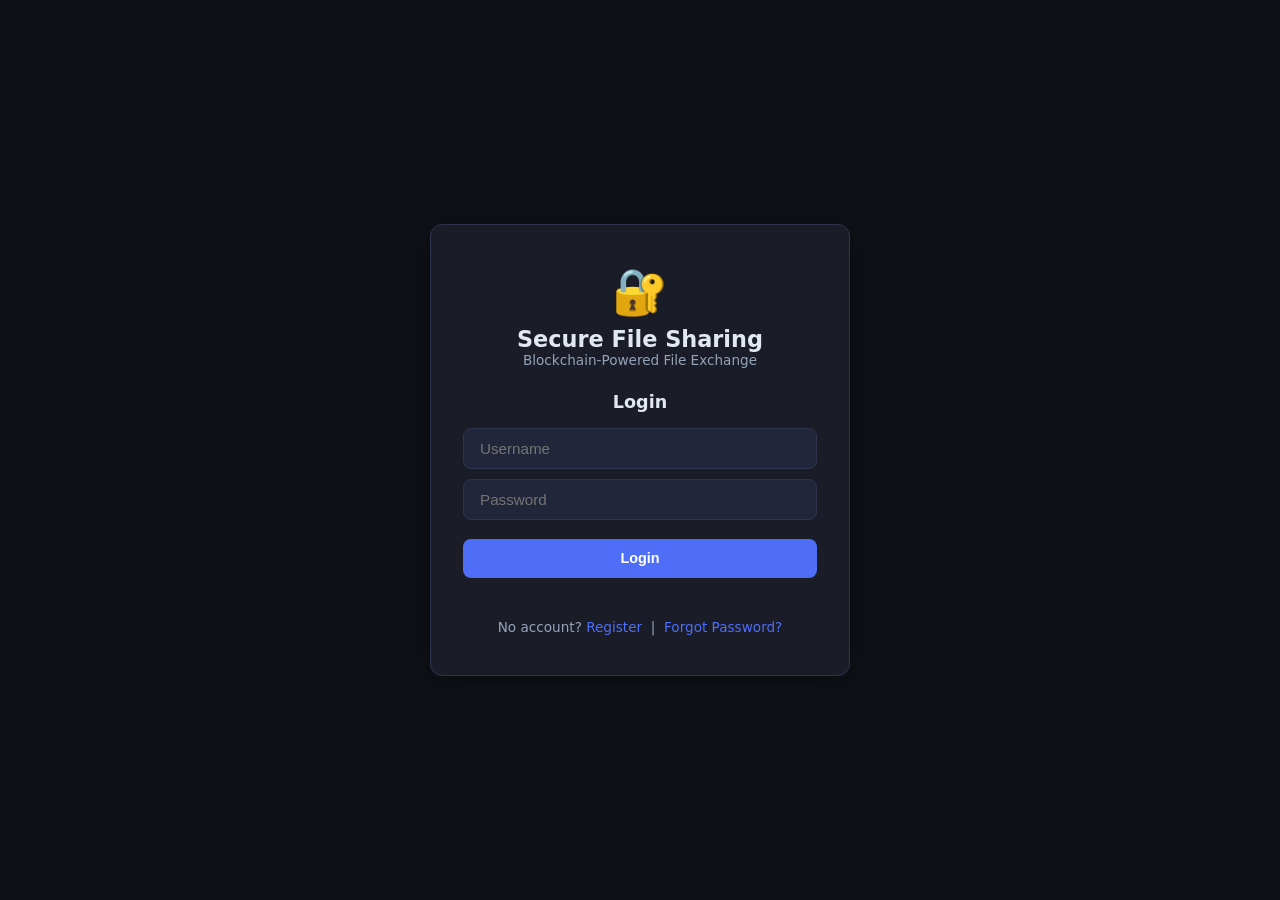
<file: frontend/index.html>
<!doctype html>
<html lang="en">
  <head>
    <meta charset="UTF-8" />
    <meta name="viewport" content="width=device-width, initial-scale=1.0" />
    <title>Dashboard — Secure File Sharing</title>
    <link rel="stylesheet" href="style.css" />
  </head>
  <body>
    <!-- NAVBAR -->
    <nav class="navbar">
      <div class="nav-brand">🔐 Secure File Sharing</div>
      <div class="nav-right">
        <span id="navUser" class="nav-user"></span>
        <button class="btn-outline" onclick="logout()">Logout</button>
      </div>
    </nav>

    <!-- TABS -->
    <div class="tab-bar">
      <button class="tab active" onclick="switchTab('upload', this)">
        📤 Upload
      </button>
      <button class="tab" onclick="switchTab('files', this)">
        📁 My Files
      </button>
      <button class="tab" onclick="switchTab('shared', this)">
        🤝 Shared with Me
      </button>
    </div>

    <main class="container">
      <!-- ── UPLOAD TAB ────────────────────────────────────────────── -->
      <section id="tab-upload" class="tab-content active">
        <div class="card">
          <h2>📤 Upload & Encrypt File</h2>
          <p class="subtitle">
            File is encrypted with AES-256 and its hash is stored on blockchain.
          </p>

          <div
            class="upload-zone"
            id="uploadZone"
            ondragover="event.preventDefault()"
            ondrop="handleDrop(event)"
          >
            <p>Drag & drop a file here, or click below</p>
            <input type="file" id="uploadInput" onchange="previewFile()" />
          </div>

          <div id="filePreview" class="file-preview" style="display: none">
            <span id="previewName"></span>
            <span id="previewSize" class="badge"></span>
          </div>

          <button class="btn-primary" onclick="doUpload()">
            🔒 Encrypt & Store on Blockchain
          </button>
          <div id="uploadMsg" class="msg"></div>
          <div id="uploadInfo" class="hash-box" style="display: none"></div>
        </div>
      </section>

      <!-- ── MY FILES TAB ──────────────────────────────────────────── -->
      <section id="tab-files" class="tab-content">
        <div class="card">
          <h2>📁 My Uploaded Files</h2>
          <button class="btn-secondary" onclick="loadFiles()">
            🔄 Refresh
          </button>
          <div id="fileList" class="file-table-wrap">
            <p class="hint">Click Refresh to load your files.</p>
          </div>
        </div>
      </section>

      <!-- ── SHARED TAB ────────────────────────────────────────────── -->
      <section id="tab-shared" class="tab-content">
        <div class="card">
          <h2>🤝 Files Shared With Me</h2>
          <button class="btn-secondary" onclick="loadFiles()">
            🔄 Refresh
          </button>
          <div id="sharedList" class="file-table-wrap">
            <p class="hint">Click Refresh to load shared files.</p>
          </div>
        </div>
      </section>
    </main>

    <!-- SHARE MODAL -->
    <div id="shareModal" class="modal-overlay" style="display: none">
      <div class="modal">
        <h3>Share File</h3>
        <p id="shareFileName" class="modal-sub"></p>
        <input
          type="text"
          id="shareTarget"
          placeholder="Enter username to share with"
        />
        <div class="modal-actions">
          <button class="btn-primary" onclick="doShare()">Share</button>
          <button class="btn-secondary" onclick="closeModal()">Cancel</button>
        </div>
        <div id="shareMsg" class="msg"></div>
      </div>
    </div>

    <!-- VERIFY MODAL -->
    <div id="verifyModal" class="modal-overlay" style="display: none">
      <div class="modal">
        <h3>Verify File Integrity</h3>
        <p id="verifyFileName" class="modal-sub"></p>
        <div id="verifyResult" class="verify-result"></div>
        <div class="modal-actions">
          <button class="btn-secondary" onclick="closeVerifyModal()">
            Close
          </button>
        </div>
      </div>
    </div>

    <footer>
      <p>
        © 2026 <strong>Secure File Sharing</strong> — Blockchain-Powered File
        Exchange
      </p>
    </footer>

    <script src="script.js"></script>
  </body>
</html>
</file>
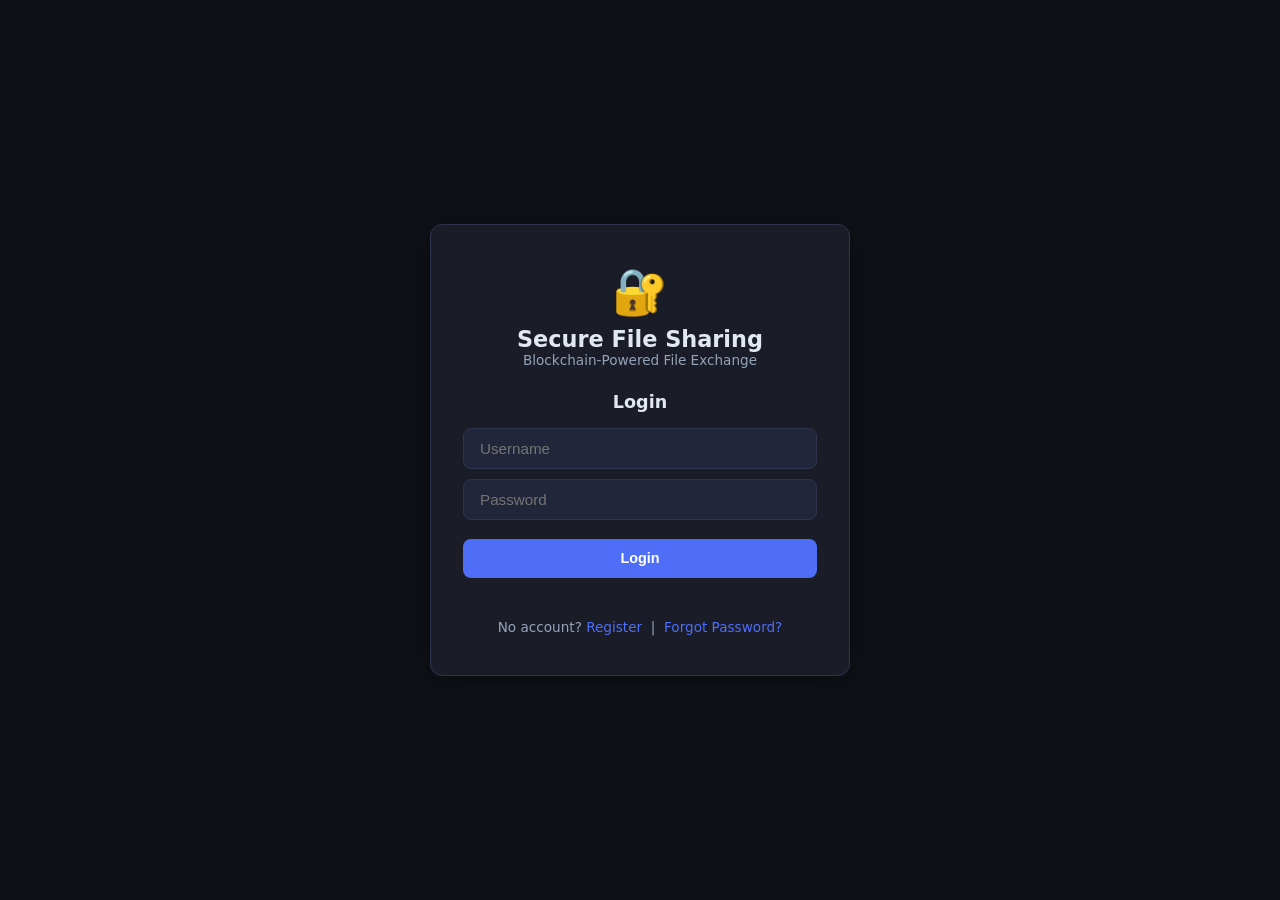
<file: frontend/login.html>
<!doctype html>
<html lang="en">
  <head>
    <meta charset="UTF-8" />
    <meta name="viewport" content="width=device-width, initial-scale=1.0" />
    <title>Login — Secure File Sharing</title>
    <link rel="stylesheet" href="style.css" />
  </head>
  <body class="auth-page">
    <div class="auth-card">
      <div class="auth-logo">🔐</div>
      <h1>Secure File Sharing</h1>
      <p class="auth-sub">Blockchain-Powered File Exchange</p>

      <!-- LOGIN FORM -->
      <div id="loginSection">
        <h2>Login</h2>
        <input
          type="text"
          id="loginUsername"
          placeholder="Username"
          autocomplete="username"
        />
        <input
          type="password"
          id="loginPassword"
          placeholder="Password"
          autocomplete="current-password"
        />
        <button class="btn-primary" onclick="doLogin()">Login</button>
        <div id="loginMsg" class="msg"></div>
        <p class="switch-link">
          No account? <a href="register.html">Register</a> &nbsp;|&nbsp;
          <a href="#" onclick="showForgot()">Forgot Password?</a>
        </p>
      </div>

      <!-- FORGOT PASSWORD Step 1 -->
      <div id="forgotSection" style="display: none">
        <h2>Forgot Password</h2>
        <input
          type="text"
          id="forgotUsername"
          placeholder="Enter your username"
        />
        <button class="btn-primary" onclick="doForgot()">Send OTP</button>
        <div id="forgotMsg" class="msg"></div>
        <p class="switch-link">
          <a href="#" onclick="showLogin()">← Back to Login</a>
        </p>
      </div>

      <!-- FORGOT PASSWORD Step 2 -->
      <div id="otpSection" style="display: none">
        <h2>Reset Password</h2>
        <input type="text" id="otpInput" placeholder="Enter OTP" />
        <input type="password" id="newPassword" placeholder="New Password" />
        <input
          type="password"
          id="confirmPassword"
          placeholder="Confirm Password"
        />
        <button class="btn-primary" onclick="doVerifyOtp()">
          Reset Password
        </button>
        <div id="otpMsg" class="msg"></div>
      </div>
    </div>

    <script>
      const API =
        "https://blockchain-based-secure-file-sharing-7j0l.onrender.com";
      let forgotUsername = "";

      // If already logged in, redirect to dashboard
      if (localStorage.getItem("token")) {
        window.location.href = "index.html";
      }

      function showLogin() {
        toggle("loginSection");
      }
      function showForgot() {
        toggle("forgotSection");
      }
      function toggle(id) {
        ["loginSection", "forgotSection", "otpSection"].forEach(
          (s) =>
            (document.getElementById(s).style.display =
              s === id ? "block" : "none"),
        );
      }

      function setMsg(id, text, ok) {
        const el = document.getElementById(id);
        el.textContent = text;
        el.className = "msg " + (ok ? "success" : "error");
      }

      async function doLogin() {
        const username = document.getElementById("loginUsername").value.trim();
        const password = document.getElementById("loginPassword").value.trim();
        if (!username || !password)
          return setMsg("loginMsg", "Fill all fields.", false);

        const res = await fetch(`${API}/auth/login`, {
          method: "POST",
          headers: { "Content-Type": "application/json" },
          body: JSON.stringify({ username, password }),
        });
        const data = await res.json();

        if (data.success) {
          // Save token and username to localStorage
          localStorage.setItem("token", data.token);
          localStorage.setItem("username", data.username);
          window.location.href = "index.html";
        } else {
          setMsg("loginMsg", data.message, false);
        }
      }

      async function doForgot() {
        forgotUsername = document.getElementById("forgotUsername").value.trim();
        if (!forgotUsername)
          return setMsg("forgotMsg", "Enter your username.", false);

        const res = await fetch(`${API}/auth/forgot-password`, {
          method: "POST",
          headers: { "Content-Type": "application/json" },
          body: JSON.stringify({ username: forgotUsername }),
        });
        const data = await res.json();

        if (data.success) {
          let msg = data.message;
          if (data.otp) msg += `\n[DEMO] Your OTP: ${data.otp}`;
          setMsg("forgotMsg", msg, true);
          setTimeout(() => toggle("otpSection"), 800);
        } else {
          setMsg("forgotMsg", data.message, false);
        }
      }

      async function doVerifyOtp() {
        const otp = document.getElementById("otpInput").value.trim();
        const newPassword = document.getElementById("newPassword").value.trim();
        const confirm = document.getElementById("confirmPassword").value.trim();

        if (!otp || !newPassword || !confirm)
          return setMsg("otpMsg", "Fill all fields.", false);
        if (newPassword !== confirm)
          return setMsg("otpMsg", "Passwords do not match.", false);

        const res = await fetch(`${API}/auth/verify-otp`, {
          method: "POST",
          headers: { "Content-Type": "application/json" },
          body: JSON.stringify({
            username: forgotUsername,
            otp,
            new_password: newPassword,
          }),
        });
        const data = await res.json();
        setMsg("otpMsg", data.message, data.success);
        if (data.success) setTimeout(showLogin, 1500);
      }
    </script>
  </body>
</html>
</file>
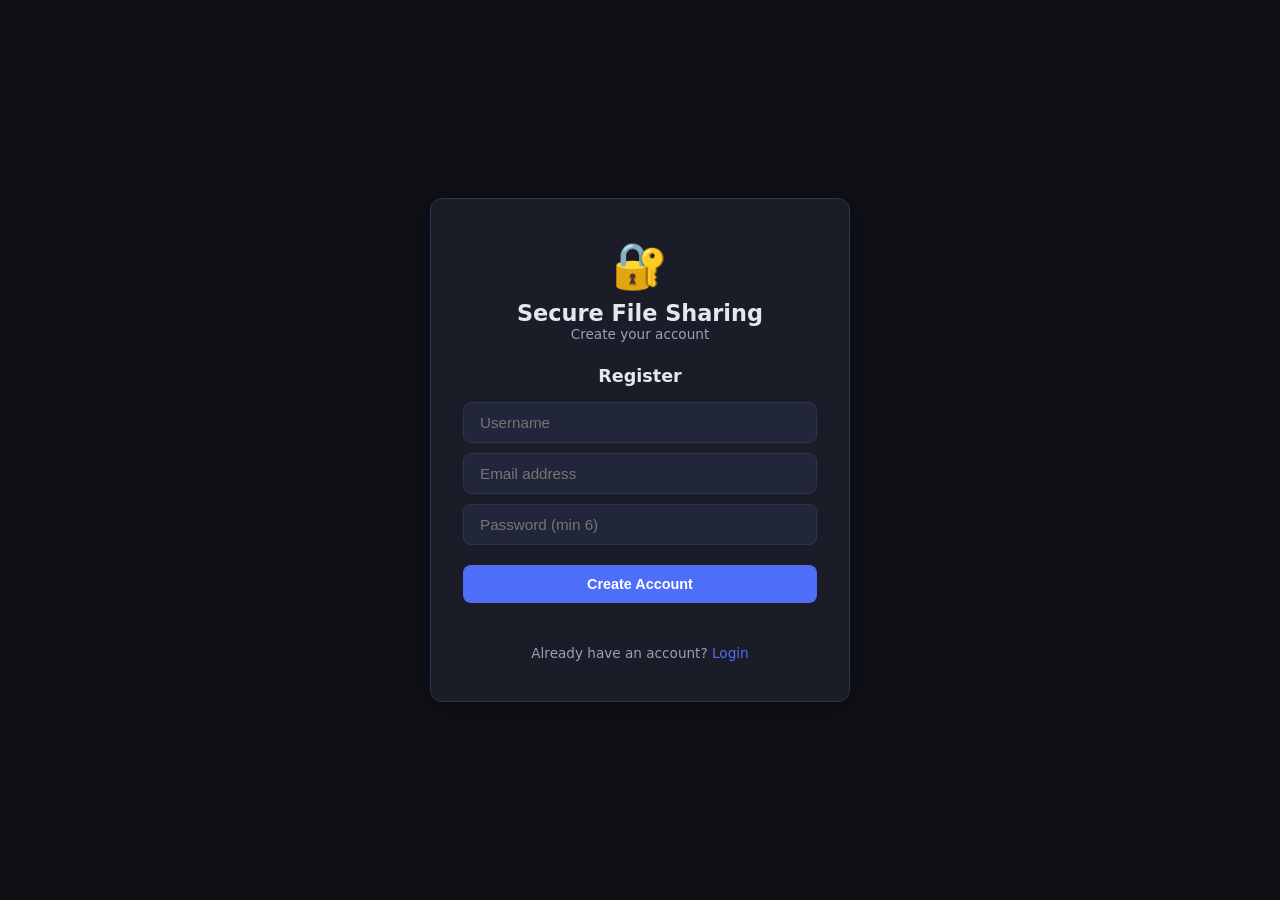
<file: frontend/register.html>
<!doctype html>
<html lang="en">
  <head>
    <meta charset="UTF-8" />
    <meta name="viewport" content="width=device-width, initial-scale=1.0" />
    <title>Register — Secure File Sharing</title>
    <link rel="stylesheet" href="style.css" />
  </head>
  <body class="auth-page">
    <div class="auth-card">
      <div class="auth-logo">🔐</div>
      <h1>Secure File Sharing</h1>
      <p class="auth-sub">Create your account</p>

      <h2>Register</h2>
      <input
        type="text"
        id="regUsername"
        placeholder="Username"
        autocomplete="username"
      />
      <input
        type="email"
        id="regEmail"
        placeholder="Email address"
        autocomplete="email"
      />
      <input
        type="password"
        id="regPassword"
        placeholder="Password (min 6)"
        autocomplete="new-password"
      />
      <button class="btn-primary" onclick="doRegister()">Create Account</button>
      <div id="regMsg" class="msg"></div>
      <p class="switch-link">
        Already have an account? <a href="login.html">Login</a>
      </p>
    </div>

    <script>
      const API =
        "https://blockchain-based-secure-file-sharing-7j0l.onrender.com";

      function setMsg(text, ok) {
        const el = document.getElementById("regMsg");
        el.textContent = text;
        el.className = "msg " + (ok ? "success" : "error");
      }

      async function doRegister() {
        const username = document.getElementById("regUsername").value.trim();
        const email = document.getElementById("regEmail").value.trim();
        const password = document.getElementById("regPassword").value.trim();

        if (!username || !email || !password)
          return setMsg("All fields are required.", false);

        const res = await fetch(`${API}/auth/register`, {
          method: "POST",
          headers: { "Content-Type": "application/json" },
          body: JSON.stringify({ username, email, password }),
        });
        const data = await res.json();
        setMsg(data.message, data.success);
        if (data.success)
          setTimeout(() => (window.location.href = "login.html"), 1200);
      }
    </script>
  </body>
</html>
</file>
<file: frontend/style.css>
/* ═══════════════════════════════════════════════
   Secure File Sharing — Global Stylesheet
   Dark theme, clean & professional
════════════════════════════════════════════════ */

*, *::before, *::after { box-sizing: border-box; margin: 0; padding: 0; }

:root {
  --bg:        #0f1117;
  --surface:   #1a1d27;
  --surface2:  #22263a;
  --border:    #2e3350;
  --accent:    #4f6ef7;
  --accent2:   #7c3aed;
  --green:     #22c55e;
  --red:       #ef4444;
  --yellow:    #eab308;
  --text:      #e2e8f0;
  --subtext:   #94a3b8;
  --radius:    12px;
  --shadow:    0 4px 24px rgba(0,0,0,.4);
}

body {
  font-family: 'Segoe UI', system-ui, sans-serif;
  background: var(--bg);
  color: var(--text);
  min-height: 100vh;
}

/* ── Auth pages ─────────────────────────────── */
body.auth-page {
  display: flex;
  align-items: center;
  justify-content: center;
}

.auth-card {
  background: var(--surface);
  border: 1px solid var(--border);
  border-radius: var(--radius);
  padding: 2.5rem 2rem;
  width: 100%;
  max-width: 420px;
  box-shadow: var(--shadow);
  text-align: center;
}

.auth-logo { font-size: 2.8rem; margin-bottom: .5rem; }
.auth-card h1 { font-size: 1.4rem; font-weight: 700; }
.auth-sub { color: var(--subtext); font-size: .85rem; margin-bottom: 1.5rem; }
.auth-card h2 { font-size: 1.1rem; margin-bottom: 1rem; }

.switch-link { margin-top: 1rem; font-size: .85rem; color: var(--subtext); }
.switch-link a { color: var(--accent); text-decoration: none; }
.switch-link a:hover { text-decoration: underline; }

/* ── Inputs ─────────────────────────────────── */
input[type="text"],
input[type="email"],
input[type="password"],
input[type="file"] {
  display: block;
  width: 100%;
  margin: .6rem 0;
  padding: .7rem 1rem;
  background: var(--surface2);
  border: 1px solid var(--border);
  border-radius: 8px;
  color: var(--text);
  font-size: .95rem;
  outline: none;
  transition: border .2s;
}
input:focus { border-color: var(--accent); }

/* ── Buttons ────────────────────────────────── */
.btn-primary, .btn-secondary, .btn-outline {
  display: inline-block;
  padding: .7rem 1.4rem;
  border-radius: 8px;
  border: none;
  cursor: pointer;
  font-size: .9rem;
  font-weight: 600;
  transition: opacity .2s, transform .1s;
}
.btn-primary   { background: var(--accent);  color: #fff; margin-top: .6rem; width: 100%; }
.btn-secondary { background: var(--surface2); color: var(--text); border: 1px solid var(--border); }
.btn-outline   { background: transparent; color: var(--text); border: 1px solid var(--border); }
.btn-primary:hover, .btn-secondary:hover, .btn-outline:hover { opacity: .85; }

.btn-sm {
  padding: .35rem .75rem;
  font-size: .8rem;
  border-radius: 6px;
  border: none;
  cursor: pointer;
  font-weight: 600;
}
.btn-green  { background: #16a34a; color: #fff; }
.btn-blue   { background: #2563eb; color: #fff; }
.btn-orange { background: #ea580c; color: #fff; }
.btn-sm:hover { opacity: .85; }

/* ── Messages ───────────────────────────────── */
.msg {
  margin-top: .6rem;
  font-size: .85rem;
  min-height: 1.2em;
  white-space: pre-line;
}
.msg.success { color: var(--green); }
.msg.error   { color: var(--red);   }
.hint        { color: var(--subtext); font-size: .85rem; padding: 1rem 0; }

/* ── Navbar ─────────────────────────────────── */
.navbar {
  display: flex;
  align-items: center;
  justify-content: space-between;
  background: var(--surface);
  border-bottom: 1px solid var(--border);
  padding: 1rem 2rem;
  position: sticky;
  top: 0;
  z-index: 100;
}
.nav-brand { font-size: 1.2rem; font-weight: 700; }
.nav-right  { display: flex; align-items: center; gap: 1rem; }
.nav-user   { color: var(--subtext); font-size: .9rem; }

/* ── Tabs ───────────────────────────────────── */
.tab-bar {
  display: flex;
  background: var(--surface);
  border-bottom: 1px solid var(--border);
  padding: 0 1.5rem;
  gap: .25rem;
}
.tab {
  padding: .75rem 1.25rem;
  background: none;
  border: none;
  border-bottom: 3px solid transparent;
  color: var(--subtext);
  cursor: pointer;
  font-size: .9rem;
  font-weight: 600;
  transition: color .2s, border-color .2s;
}
.tab.active  { color: var(--accent); border-bottom-color: var(--accent); }
.tab:hover   { color: var(--text); }

.tab-content         { display: none; }
.tab-content.active  { display: block; }

/* ── Container / Cards ──────────────────────── */
.container { max-width: 900px; margin: 2rem auto; padding: 0 1.5rem; }

.card {
  background: var(--surface);
  border: 1px solid var(--border);
  border-radius: var(--radius);
  padding: 1.8rem 2rem;
  margin-bottom: 1.5rem;
  box-shadow: var(--shadow);
}
.card h2 { font-size: 1.15rem; margin-bottom: .4rem; }
.subtitle { color: var(--subtext); font-size: .85rem; margin-bottom: 1rem; }

/* ── Upload zone ────────────────────────────── */
.upload-zone {
  border: 2px dashed var(--border);
  border-radius: 10px;
  padding: 1.5rem;
  text-align: center;
  color: var(--subtext);
  margin-bottom: 1rem;
  transition: border-color .2s;
}
.upload-zone:hover { border-color: var(--accent); }

.file-preview {
  display: flex;
  align-items: center;
  gap: .75rem;
  background: var(--surface2);
  border-radius: 8px;
  padding: .6rem 1rem;
  margin-bottom: .75rem;
  font-size: .9rem;
}

/* ── Hash box ───────────────────────────────── */
.hash-box {
  background: var(--surface2);
  border: 1px solid var(--border);
  border-radius: 8px;
  padding: 1rem;
  margin-top: .75rem;
  font-size: .82rem;
  line-height: 1.7;
}
.hash-box code {
  display: block;
  word-break: break-all;
  color: var(--accent);
  font-family: monospace;
}

/* ── Badges ─────────────────────────────────── */
.badge        { background: var(--surface2); border-radius: 4px; padding: .2rem .5rem; font-size: .75rem; }
.badge-green  { background: #14532d; color: var(--green); }
.badge-yellow { background: #422006; color: var(--yellow); }

/* ── File table ─────────────────────────────── */
.file-table-wrap { margin-top: 1rem; overflow-x: auto; }

.file-table {
  width: 100%;
  border-collapse: collapse;
  font-size: .875rem;
}
.file-table th {
  text-align: left;
  padding: .6rem .75rem;
  background: var(--surface2);
  color: var(--subtext);
  font-weight: 600;
  border-bottom: 1px solid var(--border);
}
.file-table td {
  padding: .65rem .75rem;
  border-bottom: 1px solid var(--border);
  vertical-align: middle;
}
.file-table tr:last-child td { border-bottom: none; }
.file-table tr:hover td { background: var(--surface2); }

.hash-cell  { font-family: monospace; color: var(--subtext); font-size: .8rem; }
.actions    { display: flex; gap: .4rem; flex-wrap: wrap; }

/* ── Modal ──────────────────────────────────── */
.modal-overlay {
  position: fixed; inset: 0;
  background: rgba(0,0,0,.6);
  display: flex;
  align-items: center;
  justify-content: center;
  z-index: 200;
}
.modal {
  background: var(--surface);
  border: 1px solid var(--border);
  border-radius: var(--radius);
  padding: 2rem;
  width: 100%;
  max-width: 440px;
  box-shadow: var(--shadow);
}
.modal h3       { font-size: 1.1rem; margin-bottom: .3rem; }
.modal-sub      { color: var(--subtext); font-size: .85rem; margin-bottom: 1rem; }
.modal-actions  { display: flex; gap: .75rem; margin-top: 1rem; }

/* ── Verify result ──────────────────────────── */
.verify-result   { margin: .5rem 0; }
.verify-row      { padding: .6rem .8rem; border-radius: 8px; margin: .4rem 0; font-size: .9rem; }
.verify-row.ok   { background: #14532d33; border: 1px solid #16a34a55; }
.verify-row.fail { background: #7f1d1d33; border: 1px solid #ef444455; }
.verify-row.warn { background: #422006;   border: 1px solid #eab30855; }
.hash-detail     { font-size: .78rem; color: var(--subtext); margin-top: .75rem; }
.hash-detail code { word-break: break-all; color: var(--accent); font-family: monospace; }

/* ── Footer ─────────────────────────────────── */
footer {
  text-align: center;
  padding: 2rem;
  color: var(--subtext);
  font-size: .8rem;
  border-top: 1px solid var(--border);
  margin-top: 2rem;
}
</file>
